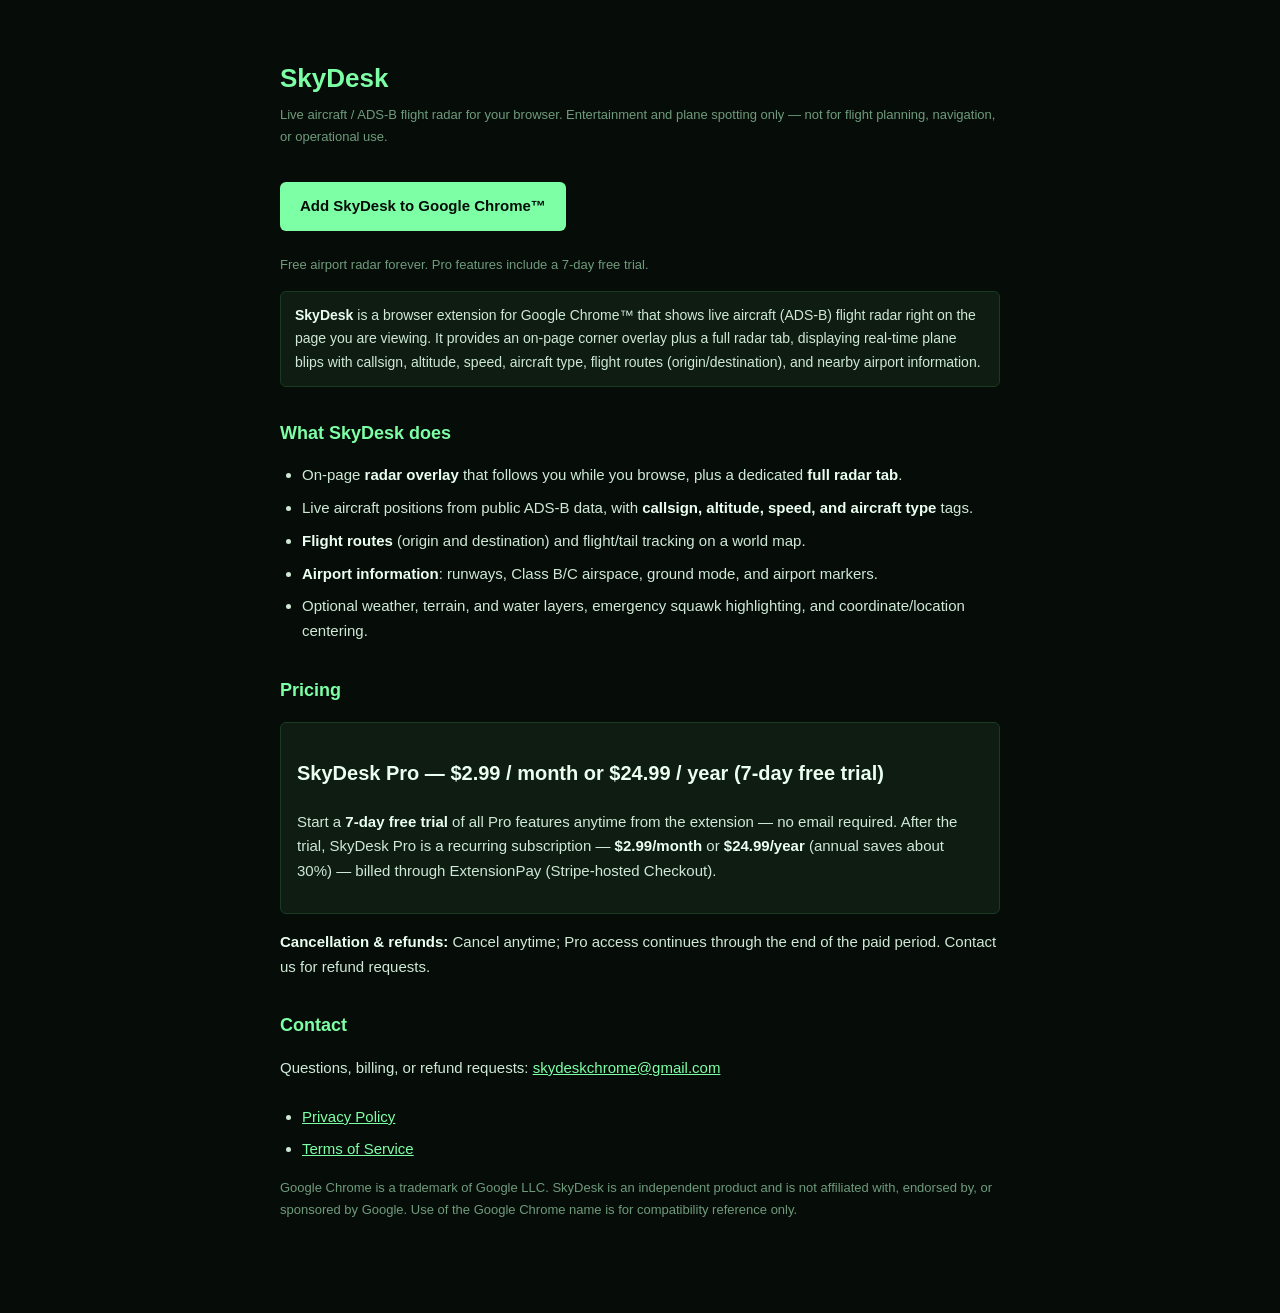
<file: index.html>
<!DOCTYPE html>
<html lang="en">
<head>
  <meta charset="UTF-8" />
  <meta name="viewport" content="width=device-width, initial-scale=1" />
  <title>SkyDesk — Live Flight Radar Browser Extension</title>
  <style>
    :root { color-scheme: dark; }
    body {
      margin: 0;
      padding: 40px 20px 80px;
      background: #060d08;
      color: #cfe9d6;
      font: 15px/1.65 -apple-system, "Segoe UI", Roboto, sans-serif;
    }
    main { max-width: 720px; margin: 0 auto; }
    h1 { color: #7dffa6; font-size: 26px; margin-bottom: 4px; }
    h2 { color: #7dffa6; font-size: 18px; margin-top: 32px; }
    .date { color: #6f9a7c; font-size: 13px; margin-top: 0; }
    a { color: #7dffa6; }
    strong { color: #eafff0; }
    ul { padding-left: 22px; }
    li { margin: 8px 0; }
    .notice { background: #0e1c12; border: 1px solid #1a3a24; padding: 12px 14px; border-radius: 6px; font-size: 14px; margin: 16px 0; }
    .price { background: #0e1c12; border: 1px solid #1a3a24; padding: 14px 16px; border-radius: 6px; margin: 16px 0; }
    .price .amount { color: #eafff0; font-size: 20px; font-weight: 600; }
    .links { margin-top: 24px; }
    .cta {
      display: inline-block;
      margin: 20px 0 8px;
      padding: 12px 20px;
      background: #7dffa6;
      color: #060d08;
      font-weight: 600;
      text-decoration: none;
      border-radius: 6px;
    }
    .cta:hover { background: #9cffb8; }
    .cta-sub { color: #6f9a7c; font-size: 13px; margin: 0; }
  </style>
  <!-- Google tag (gtag.js) — must be inline so Google Ads can verify collection -->
  <script async src="https://www.googletagmanager.com/gtag/js?id=G-9PNH7J36M4"></script>
  <script>
    window.dataLayer = window.dataLayer || [];
    function gtag() { dataLayer.push(arguments); }
    gtag("js", new Date());
    gtag("config", "G-9PNH7J36M4", { anonymize_ip: true });
  </script>
  <script src="analytics.js" defer></script>
</head>
<body>
  <main>
    <h1>SkyDesk</h1>
    <p class="date">Live aircraft / ADS-B flight radar for your browser. Entertainment and plane spotting only — not for flight planning, navigation, or operational use.</p>

    <p>
      <a
        class="cta"
        id="install-skydesk"
        href="https://chromewebstore.google.com/detail/skydesk/bebpoadgmffalooplgaloncgblhblbkc"
        rel="noopener"
      >Add SkyDesk to Google Chrome&trade;</a>
    </p>
    <p class="cta-sub">Free airport radar forever. Pro features include a 7-day free trial.</p>

    <p class="notice">
      <strong>SkyDesk</strong> is a browser extension for Google Chrome&trade; that shows live aircraft (ADS-B)
      flight radar right on the page you are viewing. It provides an on-page corner overlay plus a
      full radar tab, displaying real-time plane blips with callsign, altitude, speed, aircraft type,
      flight routes (origin/destination), and nearby airport information.
    </p>

    <h2>What SkyDesk does</h2>
    <ul>
      <li>On-page <strong>radar overlay</strong> that follows you while you browse, plus a dedicated <strong>full radar tab</strong>.</li>
      <li>Live aircraft positions from public ADS-B data, with <strong>callsign, altitude, speed, and aircraft type</strong> tags.</li>
      <li><strong>Flight routes</strong> (origin and destination) and flight/tail tracking on a world map.</li>
      <li><strong>Airport information</strong>: runways, Class B/C airspace, ground mode, and airport markers.</li>
      <li>Optional weather, terrain, and water layers, emergency squawk highlighting, and coordinate/location centering.</li>
    </ul>

    <h2>Pricing</h2>
    <div class="price">
      <p class="amount">SkyDesk Pro — $2.99 / month or $24.99 / year (7-day free trial)</p>
      <p>
        Start a <strong>7-day free trial</strong> of all Pro features anytime from the extension — no email required. After the
        trial, SkyDesk Pro is a recurring subscription — <strong>$2.99/month</strong> or
        <strong>$24.99/year</strong> (annual saves about 30%) — billed through ExtensionPay
        (Stripe-hosted Checkout).
      </p>
    </div>
    <p>
      <strong>Cancellation &amp; refunds:</strong> Cancel anytime; Pro access continues through the end
      of the paid period. Contact us for refund requests.
    </p>

    <h2>Contact</h2>
    <p>
      Questions, billing, or refund requests:
      <a href="mailto:skydeskchrome@gmail.com">skydeskchrome@gmail.com</a>
    </p>

    <div class="links">
      <ul>
        <li><a href="privacy/">Privacy Policy</a></li>
        <li><a href="terms/">Terms of Service</a></li>
      </ul>
    </div>

    <p class="date">
      Google Chrome is a trademark of Google LLC. SkyDesk is an independent product and is not
      affiliated with, endorsed by, or sponsored by Google. Use of the Google Chrome name is for
      compatibility reference only.
    </p>
  </main>
</body>
</html>
</file>
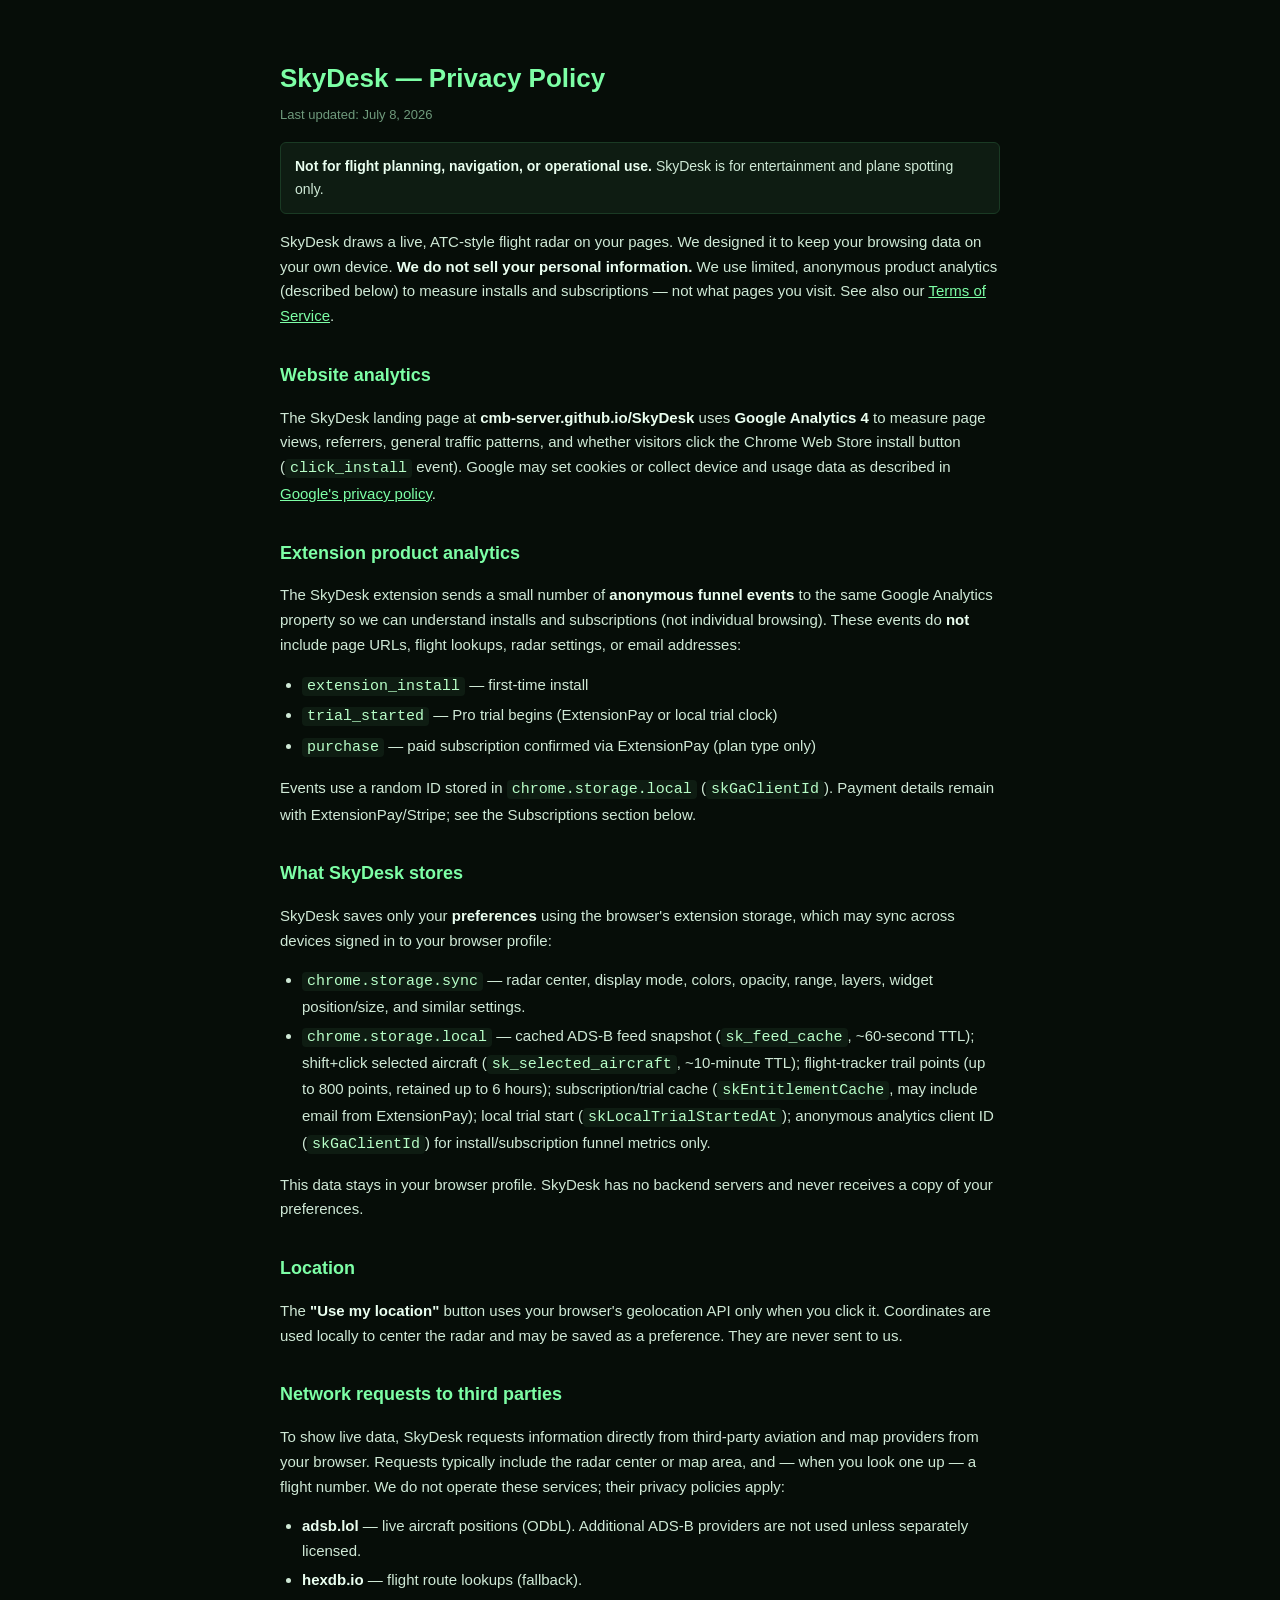
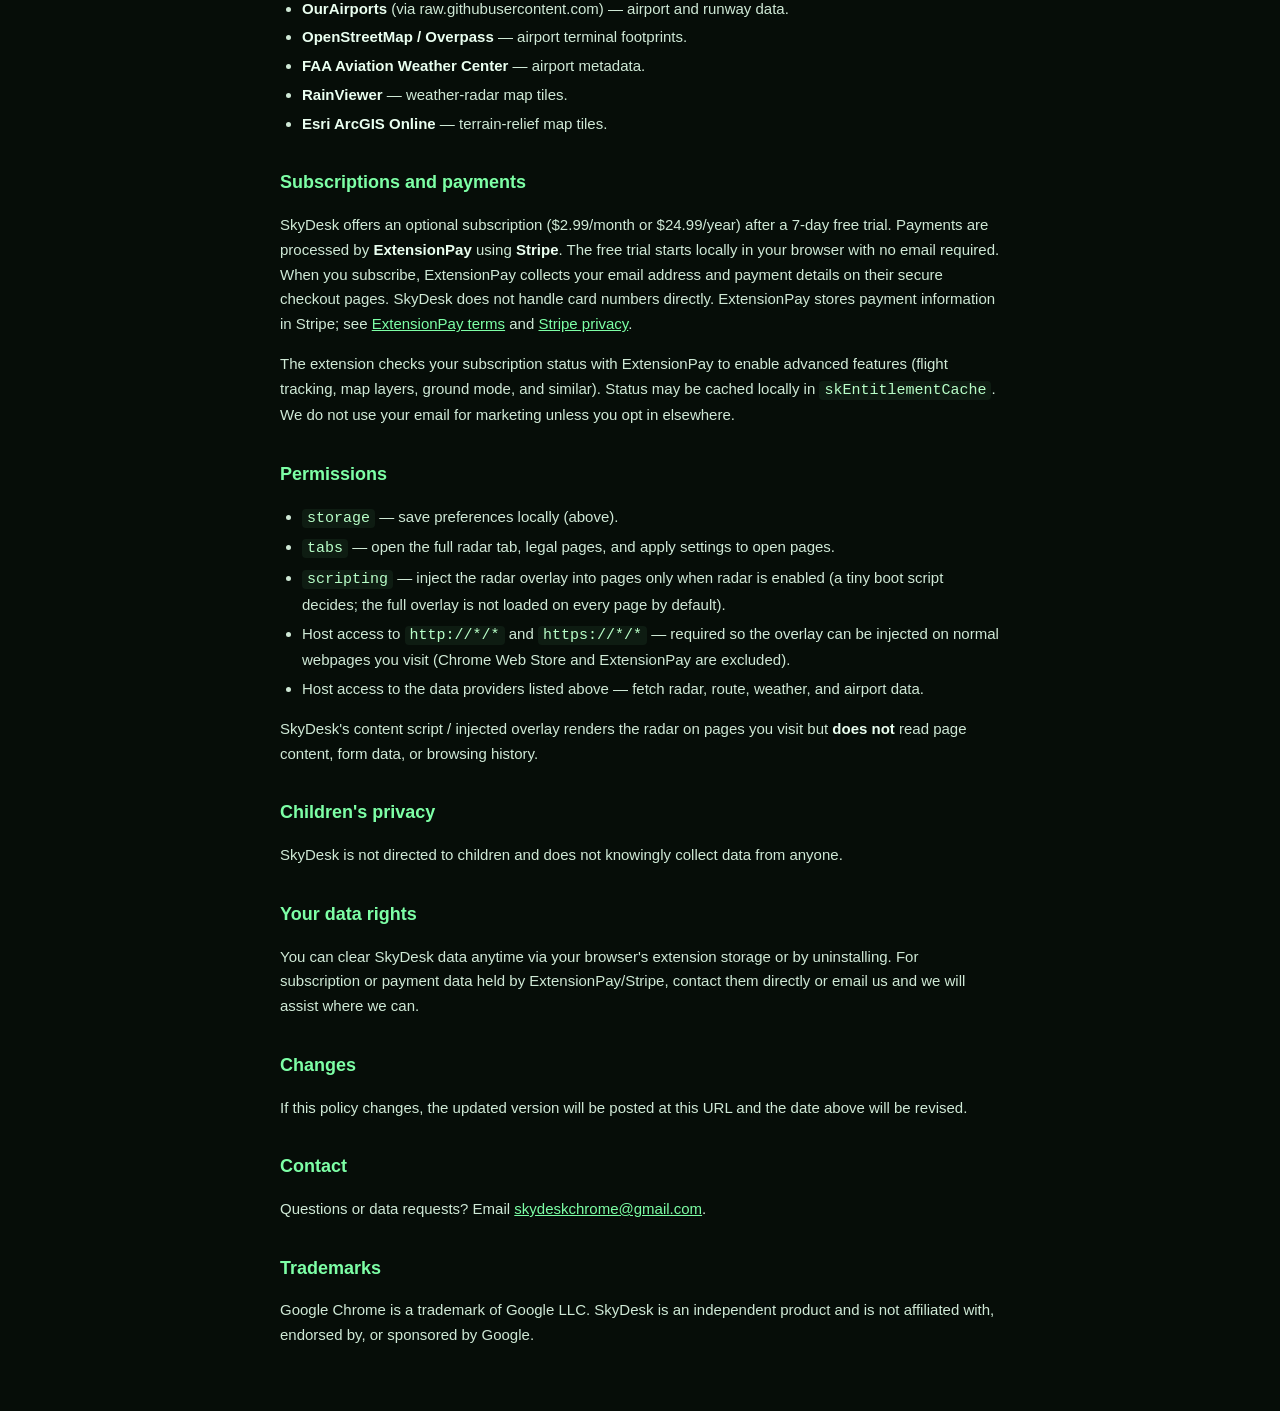
<file: privacy/index.html>
<!DOCTYPE html>
<html lang="en">
<head>
  <meta charset="UTF-8" />
  <meta name="viewport" content="width=device-width, initial-scale=1" />
  <title>SkyDesk — Privacy Policy</title>
  <style>
    :root { color-scheme: dark; }
    body {
      margin: 0;
      padding: 40px 20px 80px;
      background: #060d08;
      color: #cfe9d6;
      font: 15px/1.65 -apple-system, "Segoe UI", Roboto, sans-serif;
    }
    main { max-width: 720px; margin: 0 auto; }
    h1 { color: #7dffa6; font-size: 26px; margin-bottom: 4px; }
    h2 { color: #7dffa6; font-size: 18px; margin-top: 32px; }
    .date { color: #6f9a7c; font-size: 13px; margin-top: 0; }
    a { color: #7dffa6; }
    code { background: #0e1c12; padding: 1px 5px; border-radius: 4px; color: #b8ffc8; }
    strong { color: #eafff0; }
    ul { padding-left: 22px; }
    li { margin: 4px 0; }
    .notice { background: #0e1c12; border: 1px solid #1a3a24; padding: 12px 14px; border-radius: 6px; font-size: 14px; margin: 16px 0; }
  </style>
  <script src="../analytics.js" defer></script>
</head>
<body>
  <main>
    <h1>SkyDesk — Privacy Policy</h1>
    <p class="date">Last updated: July 8, 2026</p>

    <p class="notice">
      <strong>Not for flight planning, navigation, or operational use.</strong> SkyDesk is for
      entertainment and plane spotting only.
    </p>

    <p>
      SkyDesk draws a live, ATC-style flight radar on your pages. We designed it
      to keep your browsing data on your own device. <strong>We do not sell your personal
      information.</strong> We use limited, anonymous product analytics (described below)
      to measure installs and subscriptions — not what pages you visit.
      See also our <a href="../terms/">Terms of Service</a>.
    </p>

    <h2>Website analytics</h2>
    <p>
      The SkyDesk landing page at <strong>cmb-server.github.io/SkyDesk</strong> uses
      <strong>Google Analytics 4</strong> to measure page views, referrers, general traffic
      patterns, and whether visitors click the Chrome Web Store install button
      (<code>click_install</code> event). Google may set cookies or collect device and usage data
      as described in
      <a href="https://policies.google.com/privacy">Google&apos;s privacy policy</a>.
    </p>

    <h2>Extension product analytics</h2>
    <p>
      The SkyDesk extension sends a small number of <strong>anonymous funnel events</strong> to the
      same Google Analytics property so we can understand installs and subscriptions (not individual
      browsing). These events do <strong>not</strong> include page URLs, flight lookups, radar
      settings, or email addresses:
    </p>
    <ul>
      <li><code>extension_install</code> — first-time install</li>
      <li><code>trial_started</code> — Pro trial begins (ExtensionPay or local trial clock)</li>
      <li><code>purchase</code> — paid subscription confirmed via ExtensionPay (plan type only)</li>
    </ul>
    <p>
      Events use a random ID stored in <code>chrome.storage.local</code> (<code>skGaClientId</code>).
      Payment details remain with ExtensionPay/Stripe; see the Subscriptions section below.
    </p>

    <h2>What SkyDesk stores</h2>
    <p>
      SkyDesk saves only your <strong>preferences</strong> using the browser's
      extension storage, which may sync across devices signed in to your browser profile:
    </p>
    <ul>
      <li><code>chrome.storage.sync</code> — radar center, display mode, colors,
        opacity, range, layers, widget position/size, and similar settings.</li>
      <li><code>chrome.storage.local</code> — cached ADS-B feed snapshot
        (<code>sk_feed_cache</code>, ~60-second TTL); shift+click selected aircraft
        (<code>sk_selected_aircraft</code>, ~10-minute TTL); flight-tracker trail
        points (up to 800 points, retained up to 6 hours); subscription/trial cache
        (<code>skEntitlementCache</code>, may include email from ExtensionPay); local
        trial start (<code>skLocalTrialStartedAt</code>); anonymous analytics client ID
        (<code>skGaClientId</code>) for install/subscription funnel metrics only.</li>
    </ul>
    <p>
      This data stays in your browser profile. SkyDesk has no backend servers and
      never receives a copy of your preferences.
    </p>

    <h2>Location</h2>
    <p>
      The <strong>"Use my location"</strong> button uses your browser's geolocation
      API only when you click it. Coordinates are used locally to center the radar
      and may be saved as a preference. They are never sent to us.
    </p>

    <h2>Network requests to third parties</h2>
    <p>
      To show live data, SkyDesk requests information directly from third-party
      aviation and map providers from your browser. Requests typically include the
      radar center or map area, and — when you look one up — a flight number. We do
      not operate these services; their privacy policies apply:
    </p>
    <ul>
      <li><strong>adsb.lol</strong> — live aircraft positions (ODbL). Additional ADS-B providers are not used unless separately licensed.</li>
      <li><strong>hexdb.io</strong> — flight route lookups (fallback).</li>
      <li><strong>OurAirports</strong> (via raw.githubusercontent.com) — airport and runway data.</li>
      <li><strong>OpenStreetMap / Overpass</strong> — airport terminal footprints.</li>
      <li><strong>FAA Aviation Weather Center</strong> — airport metadata.</li>
      <li><strong>RainViewer</strong> — weather-radar map tiles.</li>
      <li><strong>Esri ArcGIS Online</strong> — terrain-relief map tiles.</li>
    </ul>

    <h2>Subscriptions and payments</h2>
    <p>
      SkyDesk offers an optional subscription ($2.99/month or $24.99/year) after a
      7-day free trial. Payments are processed by <strong>ExtensionPay</strong>
      using <strong>Stripe</strong>. The free trial starts locally in your browser with no email required. When you subscribe, ExtensionPay collects your email address and payment details on their secure checkout pages.
      SkyDesk does not handle card numbers directly. ExtensionPay stores payment
      information in Stripe; see
      <a href="https://extensionpay.com/terms">ExtensionPay terms</a> and
      <a href="https://stripe.com/privacy">Stripe privacy</a>.
    </p>
    <p>
      The extension checks your subscription status with ExtensionPay to enable
      advanced features (flight tracking, map layers, ground mode, and similar).
      Status may be cached locally in <code>skEntitlementCache</code>.
      We do not use your email for marketing unless you opt in elsewhere.
    </p>

    <h2>Permissions</h2>
    <ul>
      <li><code>storage</code> — save preferences locally (above).</li>
      <li><code>tabs</code> — open the full radar tab, legal pages, and apply settings to open pages.</li>
      <li><code>scripting</code> — inject the radar overlay into pages only when radar is enabled (a tiny boot script decides; the full overlay is not loaded on every page by default).</li>
      <li>Host access to <code>http://*/*</code> and <code>https://*/*</code> — required so the overlay can be injected on normal webpages you visit (Chrome Web Store and ExtensionPay are excluded).</li>
      <li>Host access to the data providers listed above — fetch radar, route, weather, and airport data.</li>
    </ul>
    <p>
      SkyDesk's content script / injected overlay renders the radar on pages you visit but
      <strong>does not</strong> read page content, form data, or browsing history.
    </p>

    <h2>Children's privacy</h2>
    <p>SkyDesk is not directed to children and does not knowingly collect data from anyone.</p>

    <h2>Your data rights</h2>
    <p>
      You can clear SkyDesk data anytime via your browser's extension storage or by uninstalling.
      For subscription or payment data held by ExtensionPay/Stripe, contact them directly
      or email us and we will assist where we can.
    </p>

    <h2>Changes</h2>
    <p>If this policy changes, the updated version will be posted at this URL and the date above will be revised.</p>

    <h2>Contact</h2>
    <p>Questions or data requests? Email <a href="mailto:skydeskchrome@gmail.com">skydeskchrome@gmail.com</a>.</p>

    <h2>Trademarks</h2>
    <p>
      Google Chrome is a trademark of Google LLC. SkyDesk is an independent product and is not
      affiliated with, endorsed by, or sponsored by Google.
    </p>
  </main>
</body>
</html>
</file>
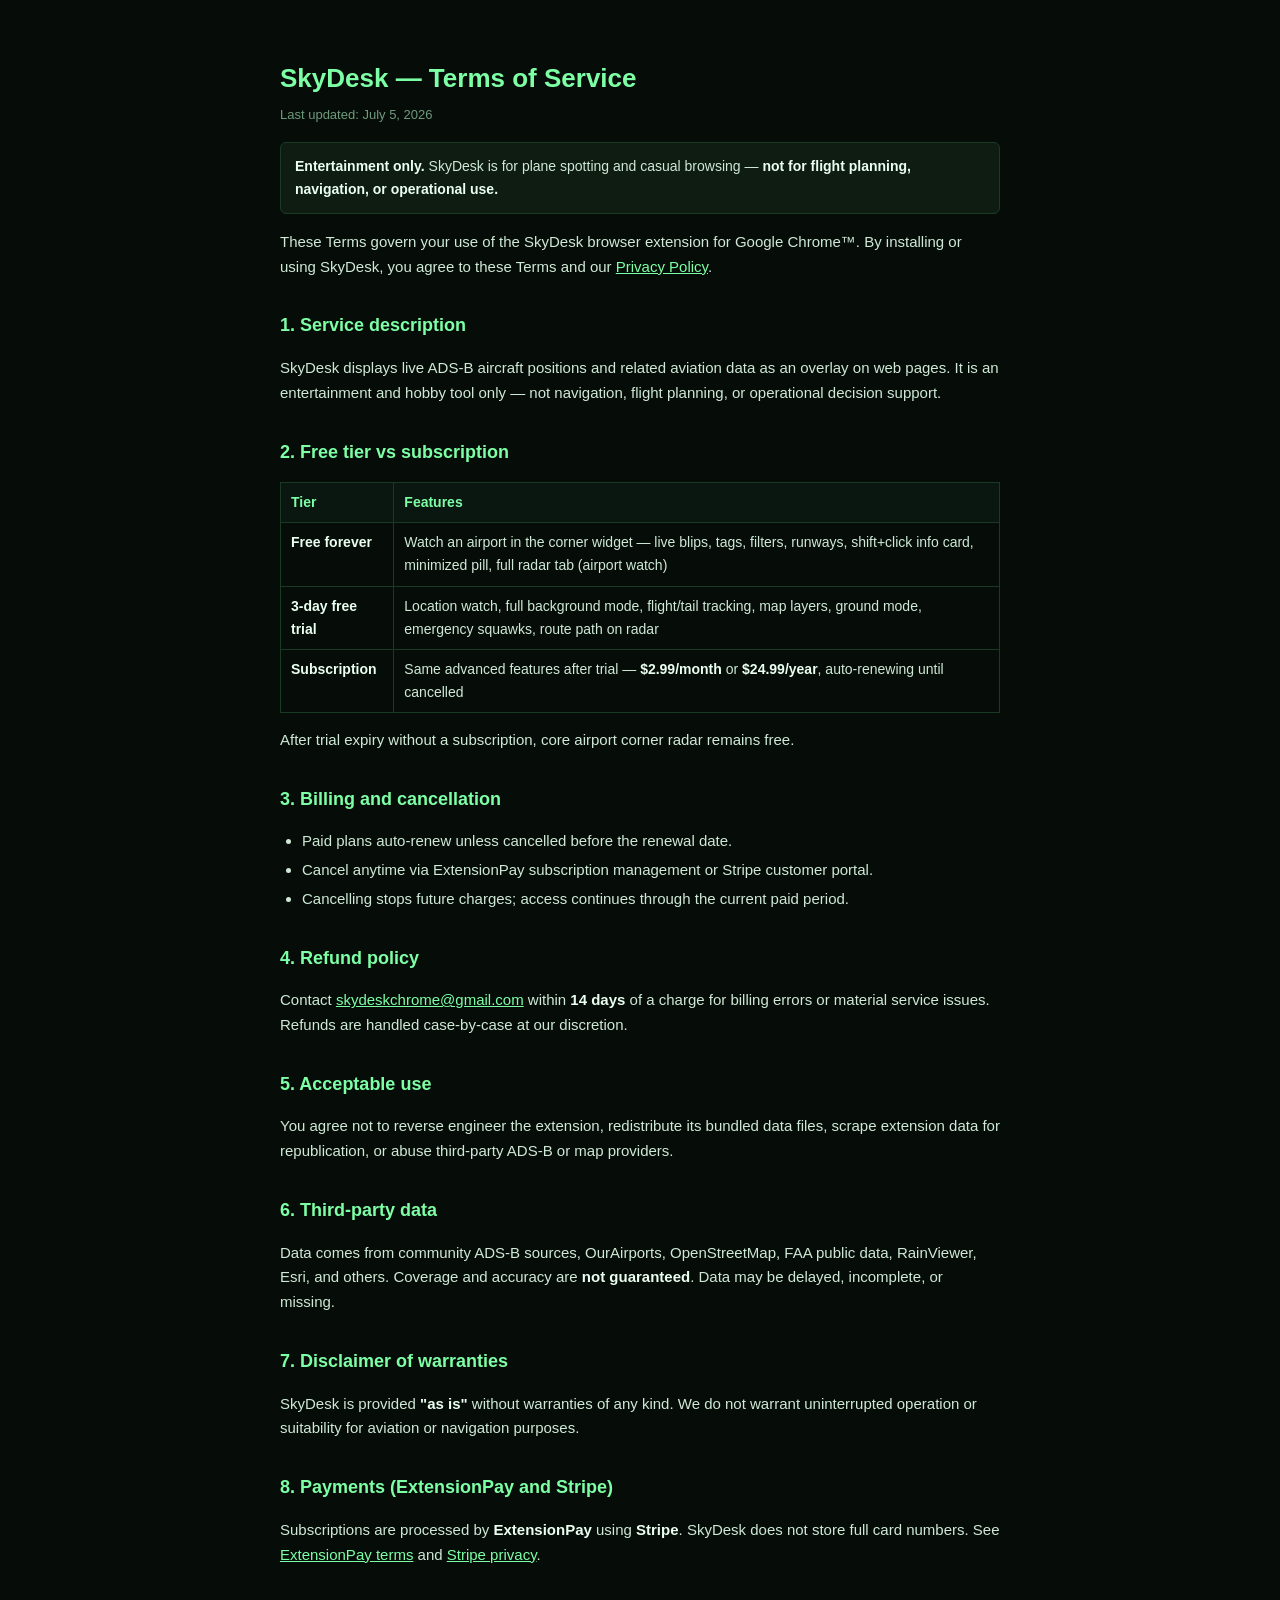
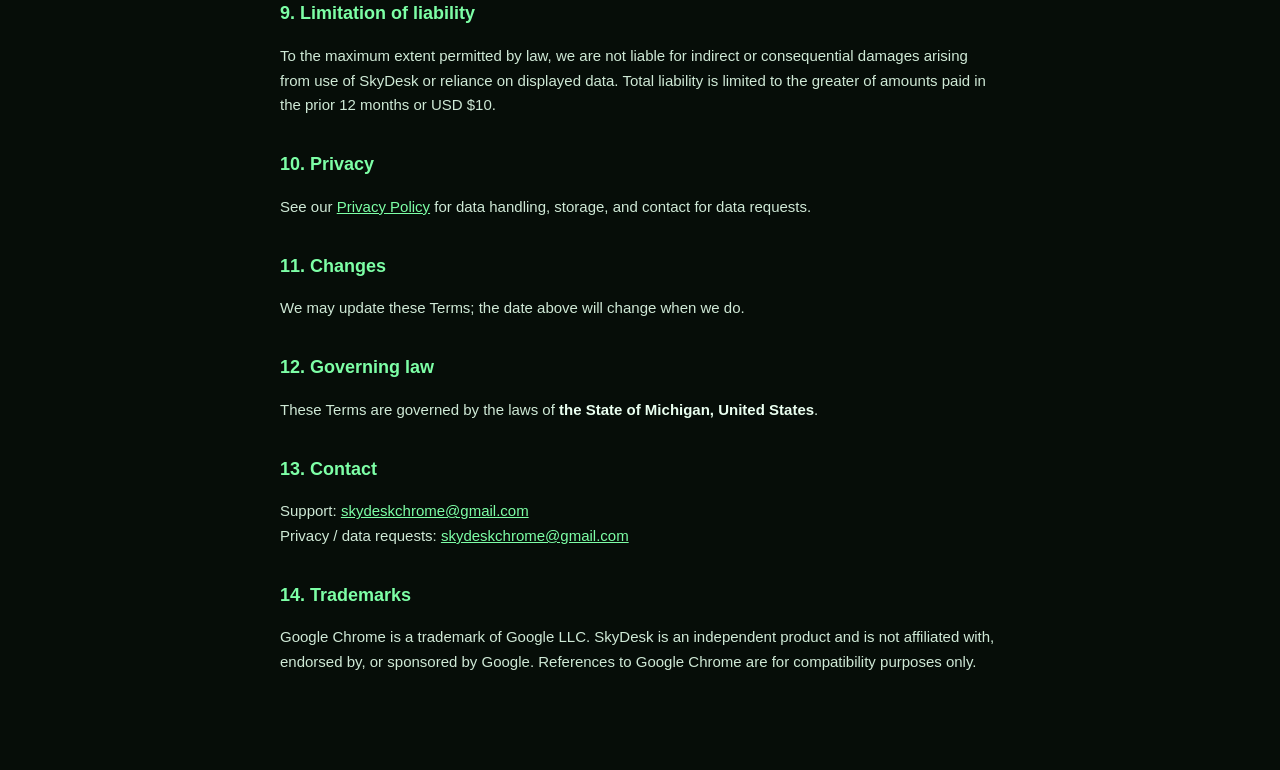
<file: terms/index.html>
<!DOCTYPE html>
<html lang="en">
<head>
  <meta charset="UTF-8" />
  <meta name="viewport" content="width=device-width, initial-scale=1" />
  <title>SkyDesk — Terms of Service</title>
  <style>
    :root { color-scheme: dark; }
    body {
      margin: 0;
      padding: 40px 20px 80px;
      background: #060d08;
      color: #cfe9d6;
      font: 15px/1.65 -apple-system, "Segoe UI", Roboto, sans-serif;
    }
    main { max-width: 720px; margin: 0 auto; }
    h1 { color: #7dffa6; font-size: 26px; margin-bottom: 4px; }
    h2 { color: #7dffa6; font-size: 18px; margin-top: 32px; }
    .date { color: #6f9a7c; font-size: 13px; margin-top: 0; }
    a { color: #7dffa6; }
    code { background: #0e1c12; padding: 1px 5px; border-radius: 4px; color: #b8ffc8; }
    strong { color: #eafff0; }
    ul { padding-left: 22px; }
    li { margin: 4px 0; }
    table { width: 100%; border-collapse: collapse; margin: 12px 0; font-size: 14px; }
    th, td { border: 1px solid #1a3a24; padding: 8px 10px; text-align: left; vertical-align: top; }
    th { color: #7dffa6; background: #0a1610; }
    .notice { background: #0e1c12; border: 1px solid #1a3a24; padding: 12px 14px; border-radius: 6px; font-size: 14px; margin: 16px 0; }
  </style>
  <script src="../analytics.js" defer></script>
</head>
<body>
  <main>
    <h1>SkyDesk — Terms of Service</h1>
    <p class="date">Last updated: July 5, 2026</p>

    <p class="notice">
      <strong>Entertainment only.</strong> SkyDesk is for plane spotting and casual browsing —
      <strong>not for flight planning, navigation, or operational use.</strong>
    </p>

    <p>
      These Terms govern your use of the SkyDesk browser extension for Google Chrome&trade;. By
      installing or using SkyDesk, you agree to these Terms and our
      <a href="../privacy/">Privacy Policy</a>.
    </p>

    <h2>1. Service description</h2>
    <p>
      SkyDesk displays live ADS-B aircraft positions and related aviation data as an overlay on
      web pages. It is an entertainment and hobby tool only — not navigation, flight planning, or
      operational decision support.
    </p>

    <h2>2. Free tier vs subscription</h2>
    <table>
      <thead><tr><th>Tier</th><th>Features</th></tr></thead>
      <tbody>
        <tr>
          <td><strong>Free forever</strong></td>
          <td>Watch an airport in the corner widget — live blips, tags, filters, runways, shift+click info card, minimized pill, full radar tab (airport watch)</td>
        </tr>
        <tr>
          <td><strong>3-day free trial</strong></td>
          <td>Location watch, full background mode, flight/tail tracking, map layers, ground mode, emergency squawks, route path on radar</td>
        </tr>
        <tr>
          <td><strong>Subscription</strong></td>
          <td>Same advanced features after trial — <strong>$2.99/month</strong> or <strong>$24.99/year</strong>, auto-renewing until cancelled</td>
        </tr>
      </tbody>
    </table>
    <p>After trial expiry without a subscription, core airport corner radar remains free.</p>

    <h2>3. Billing and cancellation</h2>
    <ul>
      <li>Paid plans auto-renew unless cancelled before the renewal date.</li>
      <li>Cancel anytime via ExtensionPay subscription management or Stripe customer portal.</li>
      <li>Cancelling stops future charges; access continues through the current paid period.</li>
    </ul>

    <h2>4. Refund policy</h2>
    <p>
      Contact <a href="mailto:skydeskchrome@gmail.com">skydeskchrome@gmail.com</a> within
      <strong>14 days</strong> of a charge for billing errors or material service issues.
      Refunds are handled case-by-case at our discretion.
    </p>

    <h2>5. Acceptable use</h2>
    <p>You agree not to reverse engineer the extension, redistribute its bundled data files, scrape extension data for republication, or abuse third-party ADS-B or map providers.</p>

    <h2>6. Third-party data</h2>
    <p>
      Data comes from community ADS-B sources, OurAirports, OpenStreetMap, FAA public data,
      RainViewer, Esri, and others. Coverage and accuracy are <strong>not guaranteed</strong>.
      Data may be delayed, incomplete, or missing.
    </p>

    <h2>7. Disclaimer of warranties</h2>
    <p>
      SkyDesk is provided <strong>"as is"</strong> without warranties of any kind. We do not
      warrant uninterrupted operation or suitability for aviation or navigation purposes.
    </p>

    <h2>8. Payments (ExtensionPay and Stripe)</h2>
    <p>
      Subscriptions are processed by <strong>ExtensionPay</strong> using <strong>Stripe</strong>.
      SkyDesk does not store full card numbers. See
      <a href="https://extensionpay.com/terms">ExtensionPay terms</a> and
      <a href="https://stripe.com/privacy">Stripe privacy</a>.
    </p>

    <h2>9. Limitation of liability</h2>
    <p>
      To the maximum extent permitted by law, we are not liable for indirect or consequential
      damages arising from use of SkyDesk or reliance on displayed data. Total liability is
      limited to the greater of amounts paid in the prior 12 months or USD $10.
    </p>

    <h2>10. Privacy</h2>
    <p>See our <a href="../privacy/">Privacy Policy</a> for data handling, storage, and contact for data requests.</p>

    <h2>11. Changes</h2>
    <p>We may update these Terms; the date above will change when we do.</p>

    <h2>12. Governing law</h2>
    <p>These Terms are governed by the laws of <strong>the State of Michigan, United States</strong>.</p>

    <h2>13. Contact</h2>
    <p>
      Support: <a href="mailto:skydeskchrome@gmail.com">skydeskchrome@gmail.com</a><br />
      Privacy / data requests: <a href="mailto:skydeskchrome@gmail.com">skydeskchrome@gmail.com</a>
    </p>

    <h2>14. Trademarks</h2>
    <p>
      Google Chrome is a trademark of Google LLC. SkyDesk is an independent product and is not
      affiliated with, endorsed by, or sponsored by Google. References to Google Chrome are for
      compatibility purposes only.
    </p>
  </main>
</body>
</html>
</file>
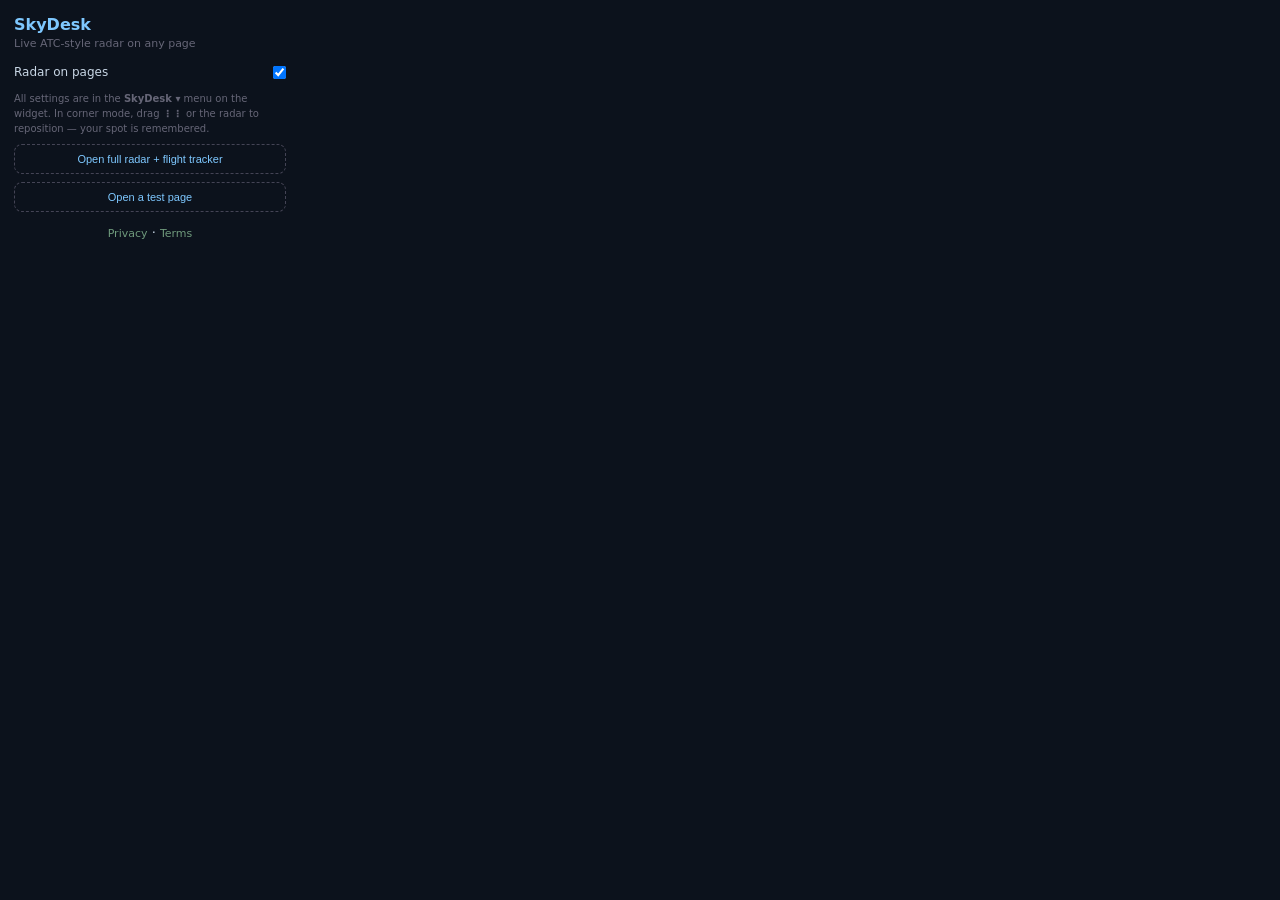
<file: extension/src/popup/popup.html>
<!DOCTYPE html>
<html lang="en">
<head>
  <meta charset="UTF-8" />
  <title>SkyDesk</title>
  <link rel="stylesheet" href="popup.css" />
</head>
<body>
  <header>
    <h1>SkyDesk</h1>
    <p class="sub">Live ATC-style radar on any page</p>
  </header>

  <div id="welcomeBox" class="welcome-box hidden">
    <p><strong>First time?</strong> Open any normal website (not Chrome&apos;s New Tab) and SkyDesk will walk you through setup — including a <strong>7-day free trial</strong> (email only, no card) for full-background radar.</p>
  </div>

  <p id="tabWarn" class="warn" hidden></p>

  <label class="row">
    <span>Radar on pages</span>
    <input type="checkbox" id="overlay" checked />
  </label>

  <p class="hint">All settings are in the <strong>SkyDesk ▾</strong> menu on the widget. In corner mode, drag <strong>⋮⋮</strong> or the radar to reposition — your spot is remembered.</p>

  <button id="openWindow" class="ghost">Open full radar + flight tracker</button>
  <button id="testPage" class="ghost">Open a test page</button>

  <p class="legal"><a id="privacyLink" href="#">Privacy</a> · <a id="termsLink" href="#">Terms</a></p>

  <script src="popup.js"></script>
</body>
</html>
</file>
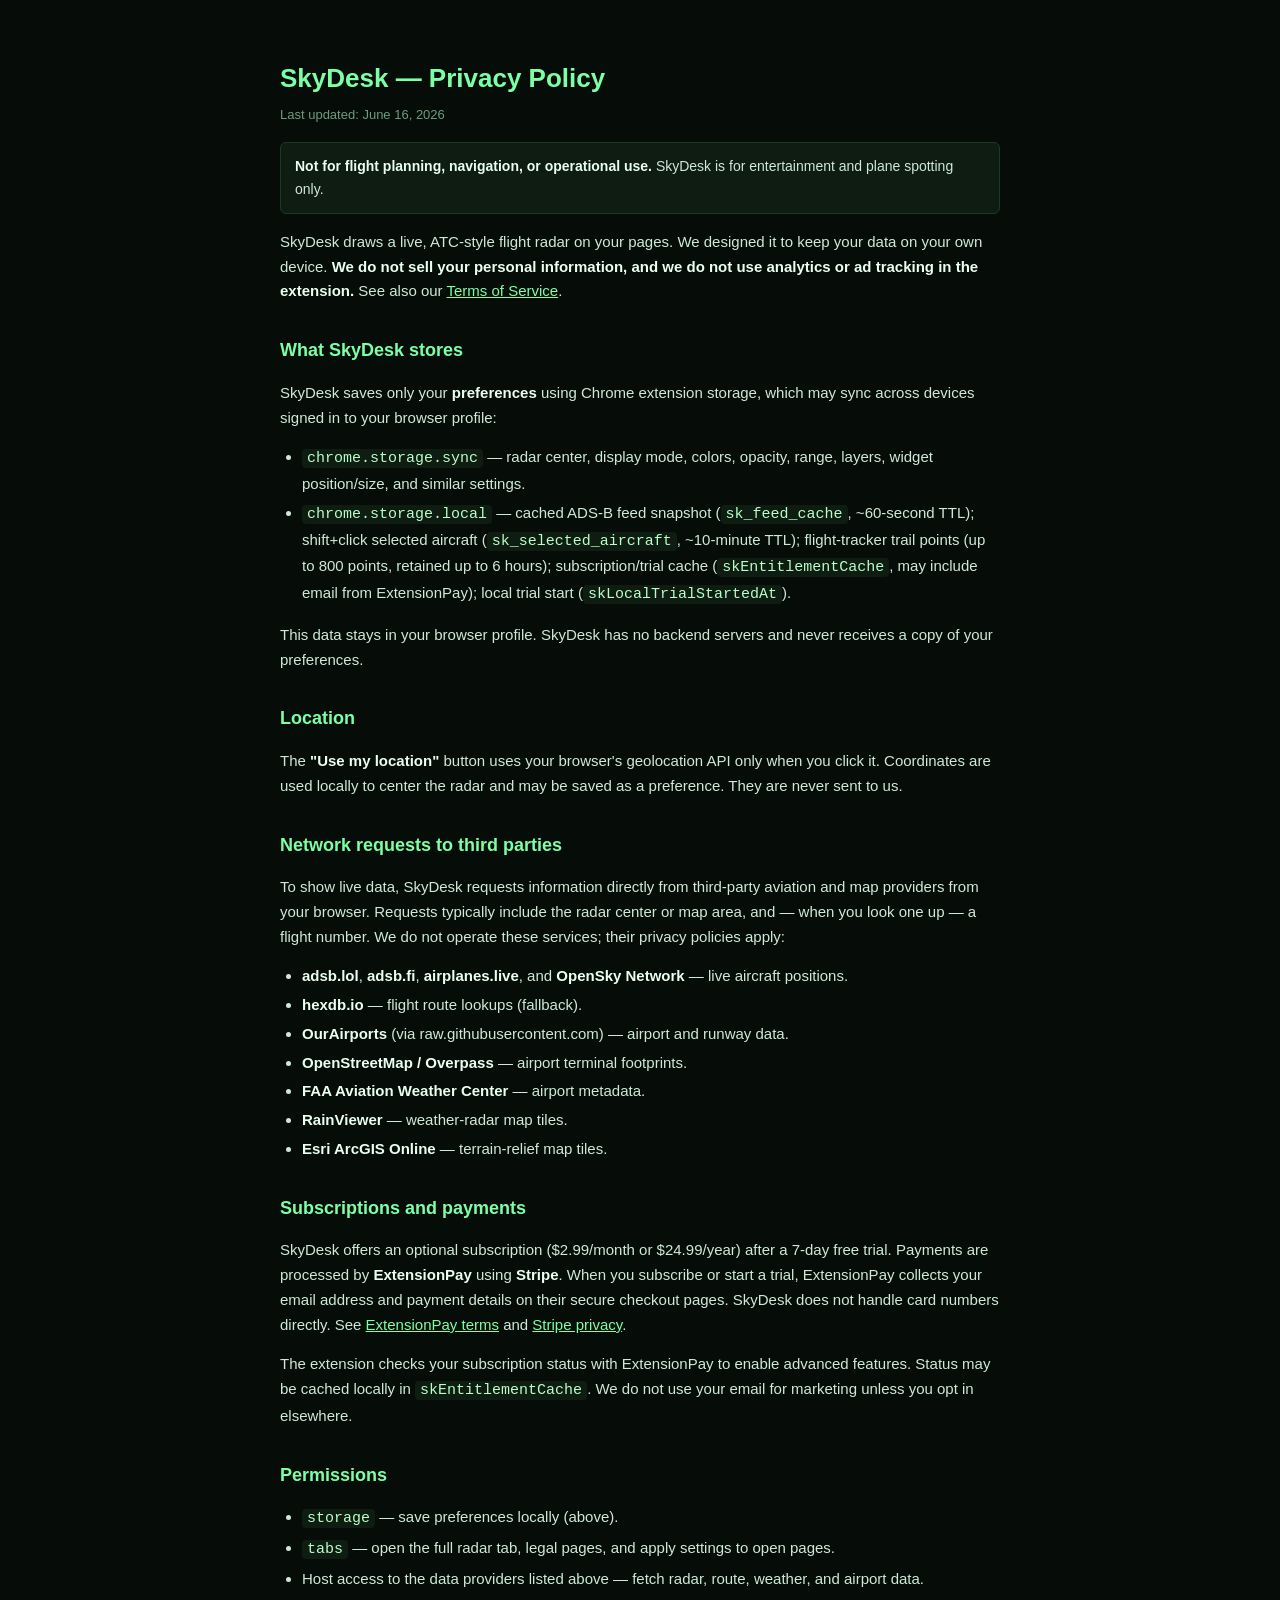
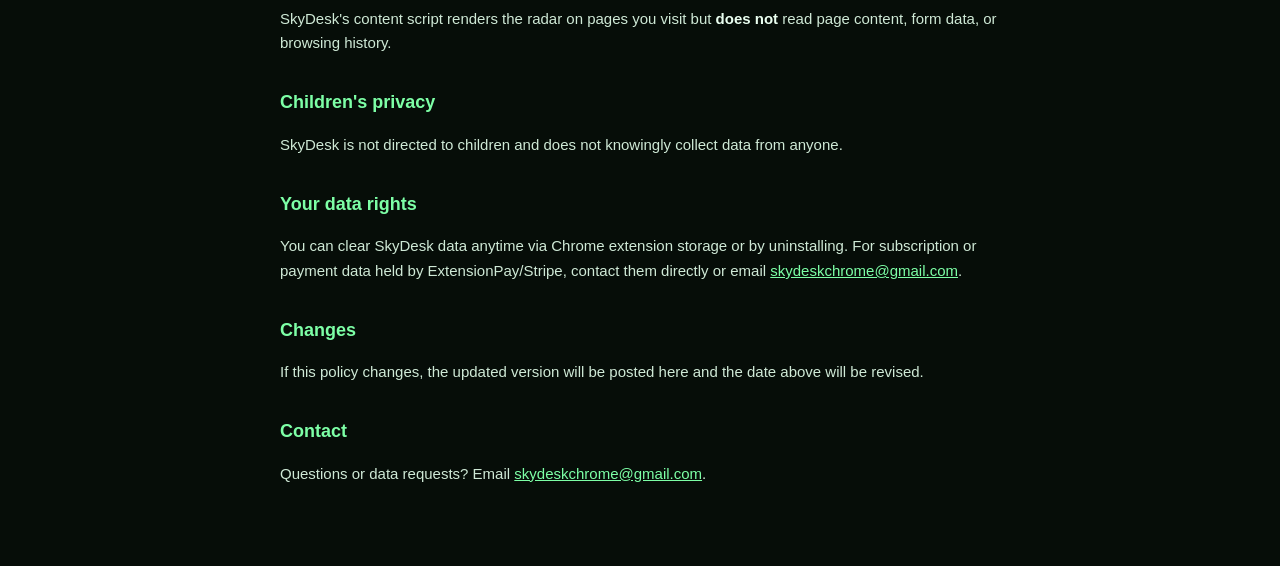
<file: extension/src/privacy/privacy.html>
<!DOCTYPE html>
<html lang="en">
<head>
  <meta charset="UTF-8" />
  <meta name="viewport" content="width=device-width, initial-scale=1" />
  <title>SkyDesk — Privacy Policy</title>
  <style>
    :root { color-scheme: dark; }
    body {
      margin: 0;
      padding: 40px 20px 80px;
      background: #060d08;
      color: #cfe9d6;
      font: 15px/1.65 -apple-system, "Segoe UI", Roboto, sans-serif;
    }
    main { max-width: 720px; margin: 0 auto; }
    h1 { color: #7dffa6; font-size: 26px; margin-bottom: 4px; }
    h2 { color: #7dffa6; font-size: 18px; margin-top: 32px; }
    .date { color: #6f9a7c; font-size: 13px; margin-top: 0; }
    a { color: #7dffa6; }
    code { background: #0e1c12; padding: 1px 5px; border-radius: 4px; color: #b8ffc8; }
    strong { color: #eafff0; }
    ul { padding-left: 22px; }
    li { margin: 4px 0; }
    .notice { background: #0e1c12; border: 1px solid #1a3a24; padding: 12px 14px; border-radius: 6px; font-size: 14px; margin: 16px 0; }
  </style>
</head>
<body>
  <main>
    <h1>SkyDesk — Privacy Policy</h1>
    <p class="date">Last updated: June 16, 2026</p>

    <p class="notice">
      <strong>Not for flight planning, navigation, or operational use.</strong> SkyDesk is for
      entertainment and plane spotting only.
    </p>

    <p>
      SkyDesk draws a live, ATC-style flight radar on your pages. We designed it
      to keep your data on your own device. <strong>We do not sell your personal
      information, and we do not use analytics or ad tracking in the extension.</strong>
      See also our <a href="terms.html">Terms of Service</a>.
    </p>

    <h2>What SkyDesk stores</h2>
    <p>
      SkyDesk saves only your <strong>preferences</strong> using Chrome extension
      storage, which may sync across devices signed in to your browser profile:
    </p>
    <ul>
      <li><code>chrome.storage.sync</code> — radar center, display mode, colors,
        opacity, range, layers, widget position/size, and similar settings.</li>
      <li><code>chrome.storage.local</code> — cached ADS-B feed snapshot
        (<code>sk_feed_cache</code>, ~60-second TTL); shift+click selected aircraft
        (<code>sk_selected_aircraft</code>, ~10-minute TTL); flight-tracker trail
        points (up to 800 points, retained up to 6 hours); subscription/trial cache
        (<code>skEntitlementCache</code>, may include email from ExtensionPay); local
        trial start (<code>skLocalTrialStartedAt</code>).</li>
    </ul>
    <p>
      This data stays in your browser profile. SkyDesk has no backend servers and
      never receives a copy of your preferences.
    </p>

    <h2>Location</h2>
    <p>
      The <strong>"Use my location"</strong> button uses your browser's geolocation
      API only when you click it. Coordinates are used locally to center the radar
      and may be saved as a preference. They are never sent to us.
    </p>

    <h2>Network requests to third parties</h2>
    <p>
      To show live data, SkyDesk requests information directly from third-party
      aviation and map providers from your browser. Requests typically include the
      radar center or map area, and — when you look one up — a flight number. We do
      not operate these services; their privacy policies apply:
    </p>
    <ul>
      <li><strong>adsb.lol</strong>, <strong>adsb.fi</strong>, <strong>airplanes.live</strong>, and <strong>OpenSky Network</strong> — live aircraft positions.</li>
      <li><strong>hexdb.io</strong> — flight route lookups (fallback).</li>
      <li><strong>OurAirports</strong> (via raw.githubusercontent.com) — airport and runway data.</li>
      <li><strong>OpenStreetMap / Overpass</strong> — airport terminal footprints.</li>
      <li><strong>FAA Aviation Weather Center</strong> — airport metadata.</li>
      <li><strong>RainViewer</strong> — weather-radar map tiles.</li>
      <li><strong>Esri ArcGIS Online</strong> — terrain-relief map tiles.</li>
    </ul>

    <h2>Subscriptions and payments</h2>
    <p>
      SkyDesk offers an optional subscription ($2.99/month or $24.99/year) after a
      7-day free trial. Payments are processed by <strong>ExtensionPay</strong>
      using <strong>Stripe</strong>. When you subscribe or start a trial, ExtensionPay
      collects your email address and payment details on their secure checkout pages.
      SkyDesk does not handle card numbers directly. See
      <a href="https://extensionpay.com/terms">ExtensionPay terms</a> and
      <a href="https://stripe.com/privacy">Stripe privacy</a>.
    </p>
    <p>
      The extension checks your subscription status with ExtensionPay to enable
      advanced features. Status may be cached locally in <code>skEntitlementCache</code>.
      We do not use your email for marketing unless you opt in elsewhere.
    </p>

    <h2>Permissions</h2>
    <ul>
      <li><code>storage</code> — save preferences locally (above).</li>
      <li><code>tabs</code> — open the full radar tab, legal pages, and apply settings to open pages.</li>
      <li>Host access to the data providers listed above — fetch radar, route, weather, and airport data.</li>
    </ul>
    <p>
      SkyDesk's content script renders the radar on pages you visit but
      <strong>does not</strong> read page content, form data, or browsing history.
    </p>

    <h2>Children's privacy</h2>
    <p>SkyDesk is not directed to children and does not knowingly collect data from anyone.</p>

    <h2>Your data rights</h2>
    <p>
      You can clear SkyDesk data anytime via Chrome extension storage or by uninstalling.
      For subscription or payment data held by ExtensionPay/Stripe, contact them directly
      or email <a href="mailto:skydeskchrome@gmail.com">skydeskchrome@gmail.com</a>.
    </p>

    <h2>Changes</h2>
    <p>If this policy changes, the updated version will be posted here and the date above will be revised.</p>

    <h2>Contact</h2>
    <p>Questions or data requests? Email <a href="mailto:skydeskchrome@gmail.com">skydeskchrome@gmail.com</a>.</p>
  </main>
</body>
</html>
</file>
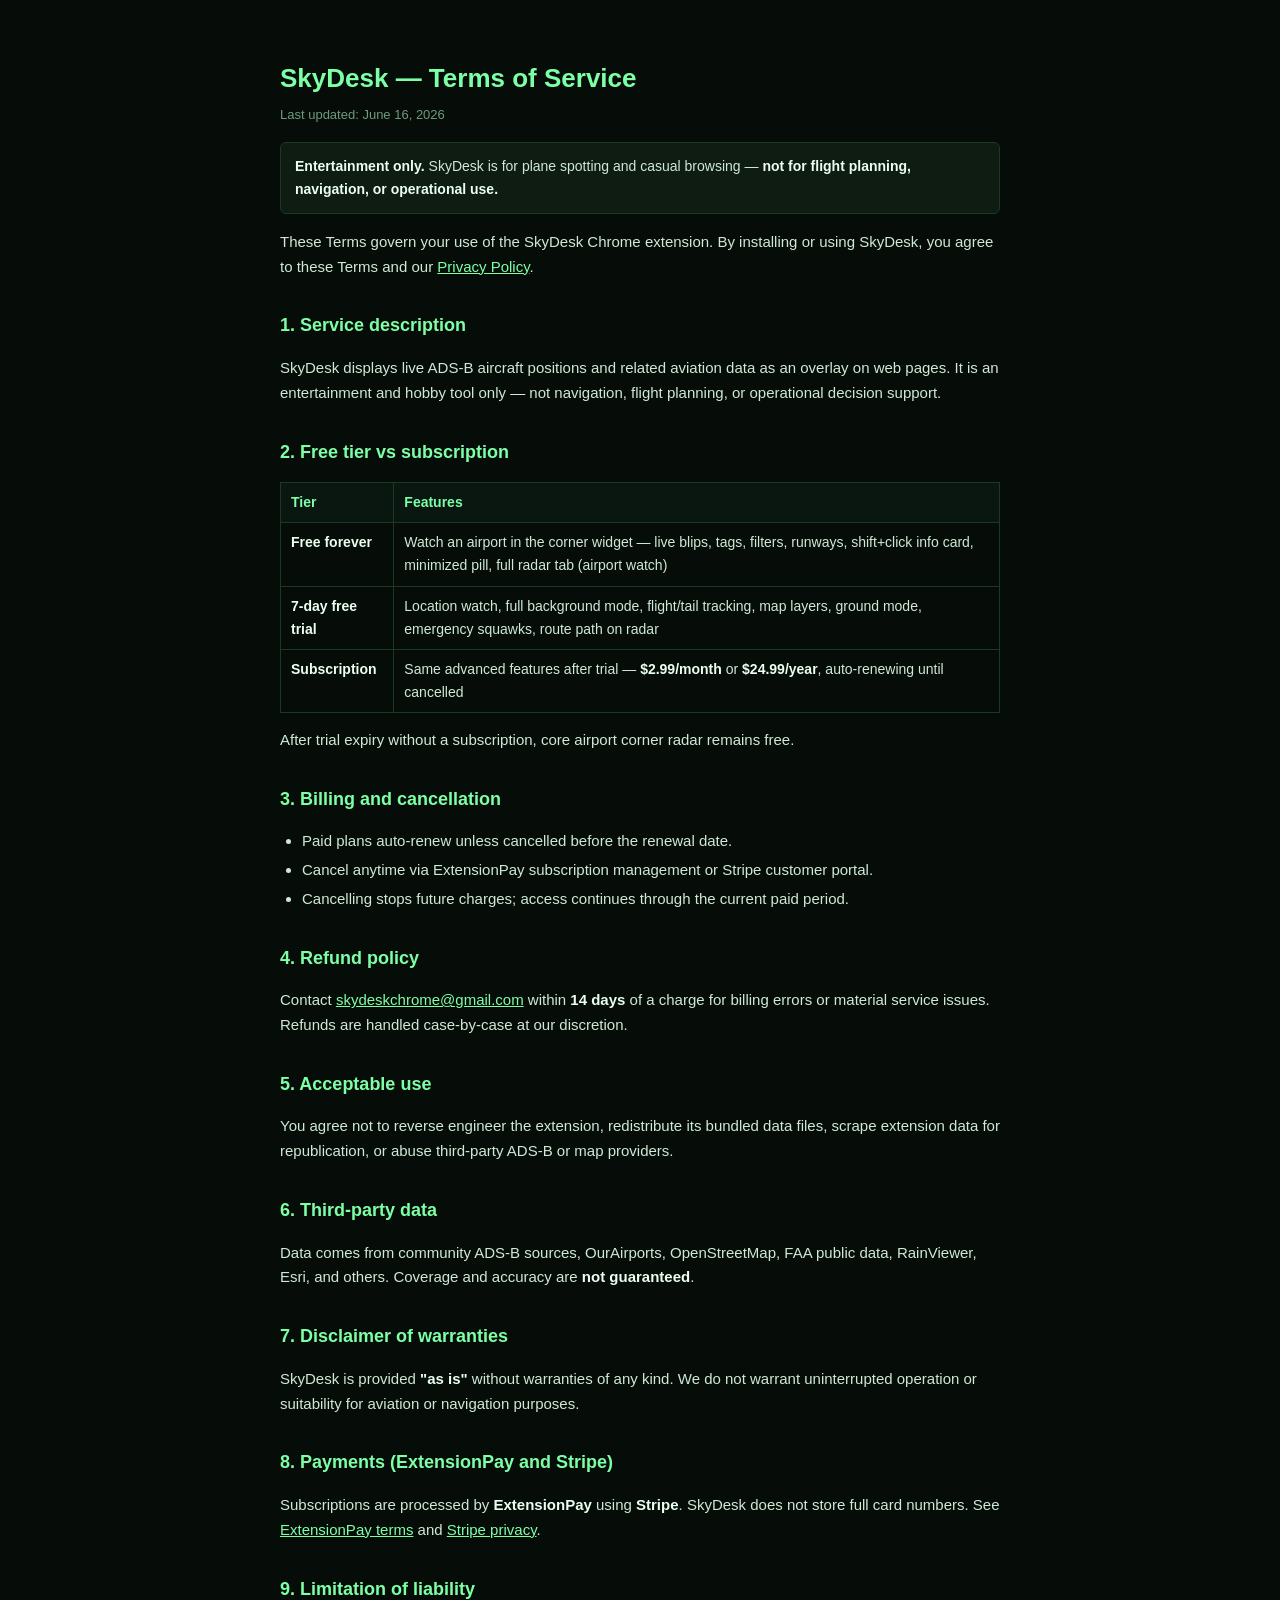
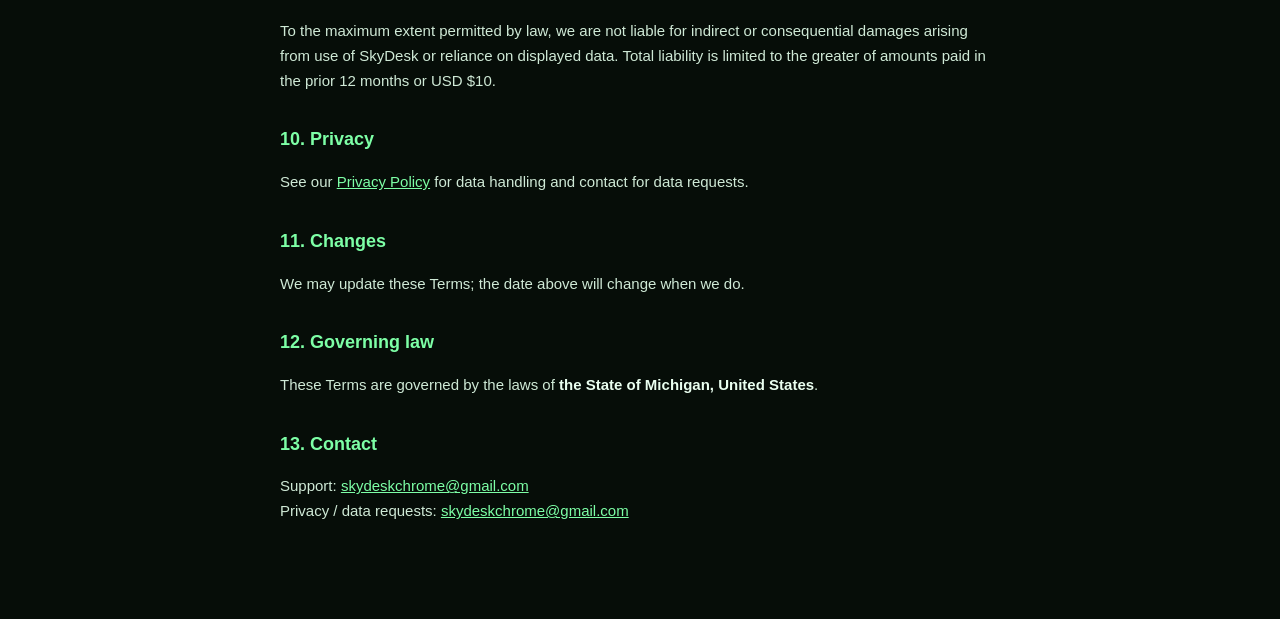
<file: extension/src/privacy/terms.html>
<!DOCTYPE html>
<html lang="en">
<head>
  <meta charset="UTF-8" />
  <meta name="viewport" content="width=device-width, initial-scale=1" />
  <title>SkyDesk — Terms of Service</title>
  <style>
    :root { color-scheme: dark; }
    body {
      margin: 0;
      padding: 40px 20px 80px;
      background: #060d08;
      color: #cfe9d6;
      font: 15px/1.65 -apple-system, "Segoe UI", Roboto, sans-serif;
    }
    main { max-width: 720px; margin: 0 auto; }
    h1 { color: #7dffa6; font-size: 26px; margin-bottom: 4px; }
    h2 { color: #7dffa6; font-size: 18px; margin-top: 32px; }
    .date { color: #6f9a7c; font-size: 13px; margin-top: 0; }
    a { color: #7dffa6; }
    code { background: #0e1c12; padding: 1px 5px; border-radius: 4px; color: #b8ffc8; }
    strong { color: #eafff0; }
    ul { padding-left: 22px; }
    li { margin: 4px 0; }
    table { width: 100%; border-collapse: collapse; margin: 12px 0; font-size: 14px; }
    th, td { border: 1px solid #1a3a24; padding: 8px 10px; text-align: left; vertical-align: top; }
    th { color: #7dffa6; background: #0a1610; }
    .notice { background: #0e1c12; border: 1px solid #1a3a24; padding: 12px 14px; border-radius: 6px; font-size: 14px; margin: 16px 0; }
  </style>
</head>
<body>
  <main>
    <h1>SkyDesk — Terms of Service</h1>
    <p class="date">Last updated: June 16, 2026</p>

    <p class="notice">
      <strong>Entertainment only.</strong> SkyDesk is for plane spotting and casual browsing —
      <strong>not for flight planning, navigation, or operational use.</strong>
    </p>

    <p>
      These Terms govern your use of the SkyDesk Chrome extension. By installing or using SkyDesk,
      you agree to these Terms and our <a href="privacy.html">Privacy Policy</a>.
    </p>

    <h2>1. Service description</h2>
    <p>
      SkyDesk displays live ADS-B aircraft positions and related aviation data as an overlay on
      web pages. It is an entertainment and hobby tool only — not navigation, flight planning, or
      operational decision support.
    </p>

    <h2>2. Free tier vs subscription</h2>
    <table>
      <thead><tr><th>Tier</th><th>Features</th></tr></thead>
      <tbody>
        <tr>
          <td><strong>Free forever</strong></td>
          <td>Watch an airport in the corner widget — live blips, tags, filters, runways, shift+click info card, minimized pill, full radar tab (airport watch)</td>
        </tr>
        <tr>
          <td><strong>7-day free trial</strong></td>
          <td>Location watch, full background mode, flight/tail tracking, map layers, ground mode, emergency squawks, route path on radar</td>
        </tr>
        <tr>
          <td><strong>Subscription</strong></td>
          <td>Same advanced features after trial — <strong>$2.99/month</strong> or <strong>$24.99/year</strong>, auto-renewing until cancelled</td>
        </tr>
      </tbody>
    </table>
    <p>After trial expiry without a subscription, core airport corner radar remains free.</p>

    <h2>3. Billing and cancellation</h2>
    <ul>
      <li>Paid plans auto-renew unless cancelled before the renewal date.</li>
      <li>Cancel anytime via ExtensionPay subscription management or Stripe customer portal.</li>
      <li>Cancelling stops future charges; access continues through the current paid period.</li>
    </ul>

    <h2>4. Refund policy</h2>
    <p>
      Contact <a href="mailto:skydeskchrome@gmail.com">skydeskchrome@gmail.com</a> within
      <strong>14 days</strong> of a charge for billing errors or material service issues.
      Refunds are handled case-by-case at our discretion.
    </p>

    <h2>5. Acceptable use</h2>
    <p>You agree not to reverse engineer the extension, redistribute its bundled data files, scrape extension data for republication, or abuse third-party ADS-B or map providers.</p>

    <h2>6. Third-party data</h2>
    <p>
      Data comes from community ADS-B sources, OurAirports, OpenStreetMap, FAA public data,
      RainViewer, Esri, and others. Coverage and accuracy are <strong>not guaranteed</strong>.
    </p>

    <h2>7. Disclaimer of warranties</h2>
    <p>
      SkyDesk is provided <strong>"as is"</strong> without warranties of any kind. We do not
      warrant uninterrupted operation or suitability for aviation or navigation purposes.
    </p>

    <h2>8. Payments (ExtensionPay and Stripe)</h2>
    <p>
      Subscriptions are processed by <strong>ExtensionPay</strong> using <strong>Stripe</strong>.
      SkyDesk does not store full card numbers. See
      <a href="https://extensionpay.com/terms">ExtensionPay terms</a> and
      <a href="https://stripe.com/privacy">Stripe privacy</a>.
    </p>

    <h2>9. Limitation of liability</h2>
    <p>
      To the maximum extent permitted by law, we are not liable for indirect or consequential
      damages arising from use of SkyDesk or reliance on displayed data. Total liability is
      limited to the greater of amounts paid in the prior 12 months or USD $10.
    </p>

    <h2>10. Privacy</h2>
    <p>See our <a href="privacy.html">Privacy Policy</a> for data handling and contact for data requests.</p>

    <h2>11. Changes</h2>
    <p>We may update these Terms; the date above will change when we do.</p>

    <h2>12. Governing law</h2>
    <p>These Terms are governed by the laws of <strong>the State of Michigan, United States</strong>.</p>

    <h2>13. Contact</h2>
    <p>
      Support: <a href="mailto:skydeskchrome@gmail.com">skydeskchrome@gmail.com</a><br />
      Privacy / data requests: <a href="mailto:skydeskchrome@gmail.com">skydeskchrome@gmail.com</a>
    </p>
  </main>
</body>
</html>
</file>
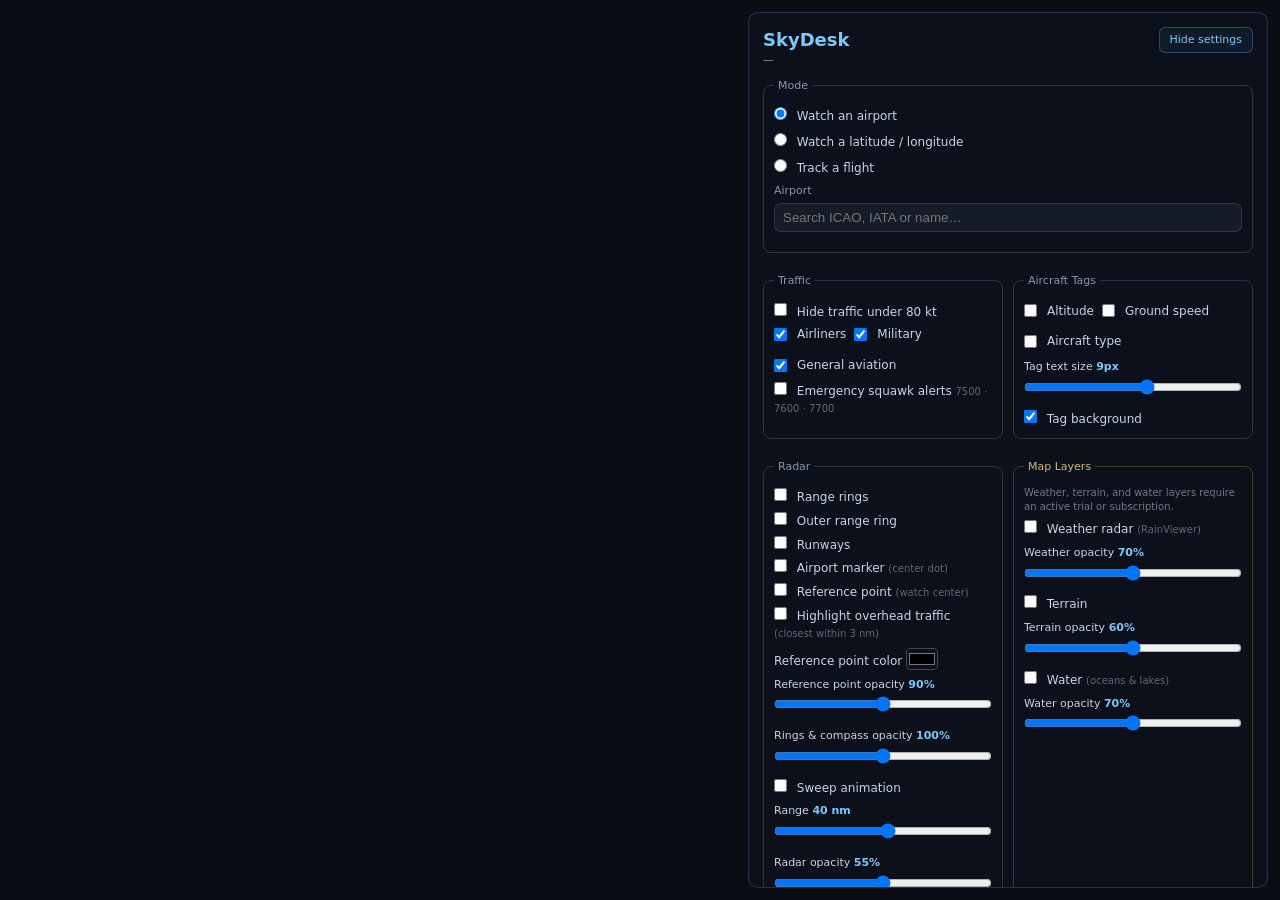
<file: extension/src/window/window.html>
<!DOCTYPE html>
<html lang="en">
<head>
  <meta charset="UTF-8" />
  <title>SkyDesk</title>
  <link rel="stylesheet" href="window.css" />
</head>
<body>
  <canvas id="hud"></canvas>

  <aside id="panel">
    <header>
      <div class="panel-header-row">
        <div>
          <h1>SkyDesk</h1>
          <p id="airportLabel">—</p>
        </div>
        <button type="button" id="settingsPanelCollapse" class="panel-edge-btn" title="Hide settings">Hide settings</button>
      </div>
    </header>

    <div class="panel-grid">
      <fieldset class="modes span-full">
        <legend>Mode</legend>
        <div class="mode-radios">
          <label><input type="radio" name="centerMode" value="airport" checked /> Watch an airport</label>
          <label><input type="radio" name="centerMode" value="coords" /> Watch a latitude / longitude</label>
          <label><input type="radio" name="centerMode" value="track" /> Track a flight</label>
        </div>

        <div id="airportBlock" class="loc-block">
          <label class="field">
            <span>Airport</span>
            <input type="text" id="airportQ" placeholder="Search ICAO, IATA or name…" autocomplete="off" spellcheck="false" />
            <ul id="suggest" class="suggest hidden"></ul>
          </label>
        </div>

        <div id="coordsBlock" class="loc-block hidden">
          <p id="coordsGateHint" class="sub-hint hidden">Subscribe to watch planes at your location. 7-day free trial includes location watch.</p>
          <label class="field">
            <span>Latitude</span>
            <input type="text" id="centerLat" placeholder="42.2138" autocomplete="off" />
          </label>
          <label class="field">
            <span>Longitude</span>
            <input type="text" id="centerLon" placeholder="-83.3538" autocomplete="off" />
          </label>
          <label class="field">
            <span>Label</span>
            <input type="text" id="centerLabel" placeholder="Home" autocomplete="off" />
          </label>
          <button type="button" id="geoBtn" class="ghost">Use my location</button>
        </div>

        <div id="trackBlock" class="loc-block hidden gated-field">
          <p id="trackGateHint" class="sub-hint hidden">Requires an active trial or subscription.</p>
          <div class="mode-radios">
            <label><input type="radio" name="trackKind" value="flight" checked /> Flight number</label>
            <label><input type="radio" name="trackKind" value="tail" /> Tail number</label>
          </div>
          <div id="trackFlightField" class="track-field">
            <label class="field">
              <span>Flight number</span>
              <input type="text" id="flightInput" placeholder="Flight number (e.g. DAL123)" spellcheck="false" autocomplete="off" />
            </label>
          </div>
          <div id="trackTailField" class="track-field hidden">
            <label class="field">
              <span>Tail number</span>
              <input type="text" id="tailInput" placeholder="Tail number (e.g. N12345, G-ABCD)" spellcheck="false" autocomplete="off" />
            </label>
          </div>
          <div class="track-actions">
            <button type="button" id="trackBtn" class="ghost">Track</button>
            <button type="button" id="clearTrack" class="ghost hidden">Stop</button>
          </div>
          <p id="trackStatus" class="status"></p>
          <label class="slider">
            <span>Tracker opacity <em id="trackerOpacityVal">75%</em></span>
            <input type="range" id="trackerOpacity" min="20" max="100" step="5" />
          </label>
          <p class="sub-hint">Full-screen map: route, live position and recorded trail over outlined countries / states.</p>
        </div>
      </fieldset>

      <fieldset class="modes">
        <legend>Traffic</legend>
        <label><input type="checkbox" id="hideUnder80Kts" /> Hide traffic under 80 kt</label>
        <div class="toggles">
          <label><input type="checkbox" id="showAirlines" checked /> Airliners</label>
          <label><input type="checkbox" id="showMilitary" checked /> Military</label>
          <label><input type="checkbox" id="showGa" checked /> General aviation</label>
        </div>
        <label><input type="checkbox" id="showEmergency" /> Emergency squawk alerts <small>7500 · 7600 · 7700</small></label>
      </fieldset>

      <fieldset class="modes">
        <legend>Aircraft Tags</legend>
        <div class="toggles">
          <label><input type="checkbox" id="showAltitude" /> Altitude</label>
          <label><input type="checkbox" id="showSpeed" /> Ground speed</label>
          <label><input type="checkbox" id="showType" /> Aircraft type</label>
        </div>
        <label class="slider">
          <span>Tag text size <em id="tagFontVal">9px</em></span>
          <input type="range" id="tagFontSize" min="7" max="14" step="1" />
        </label>
        <label><input type="checkbox" id="showTagBg" checked /> Tag background</label>
      </fieldset>

      <fieldset class="modes">
        <legend>Radar</legend>
        <label><input type="checkbox" id="showRangeRings" /> Range rings</label>
        <label><input type="checkbox" id="showOuterRing" /> Outer range ring</label>
        <label><input type="checkbox" id="showRunways" /> Runways</label>
        <label><input type="checkbox" id="showAirportDot" /> Airport marker <small>(center dot)</small></label>
        <div id="homeMarkerBlock">
          <label><input type="checkbox" id="showHomeMarker" /> Reference point <small id="homeMarkerHint">(watch center)</small></label>
          <label><input type="checkbox" id="showOverheadHighlight" /> Highlight overhead traffic <small>(closest within 3 nm)</small></label>
          <label class="color-row">
            <span>Reference point color</span>
            <input type="color" id="homeMarkerColor" />
          </label>
          <label class="slider">
            <span>Reference point opacity <em id="homeMarkerOpacityVal">90%</em></span>
            <input type="range" id="homeMarkerOpacity" min="0" max="100" step="5" />
          </label>
        </div>
        <label class="slider">
          <span>Rings &amp; compass opacity <em id="ringOpacityVal">100%</em></span>
          <input type="range" id="ringOpacity" min="0" max="100" step="5" />
        </label>
        <label><input type="checkbox" id="showSweep" /> Sweep animation</label>
        <label class="slider">
          <span>Range <em id="rangeVal">40 nm</em></span>
          <input type="range" id="rangeNm" min="5" max="100" step="5" />
        </label>
        <label class="slider">
          <span>Radar opacity <em id="opacityVal">55%</em></span>
          <input type="range" id="opacity" min="20" max="100" step="5" />
        </label>
        <label class="slider">
          <span>Rotation <em id="headingVal">N (0°)</em></span>
          <input type="range" id="heading" min="0" max="359" step="15" />
          <small>Top of radar = the direction you're facing</small>
        </label>
        <label class="slider">
          <span>Refresh interval <em id="refreshVal">2s</em></span>
          <input type="range" id="refreshSec" min="1" max="15" step="1" />
        </label>
      </fieldset>

      <fieldset class="modes gated-field">
        <legend>Map Layers</legend>
        <p class="sub-hint">Weather, terrain, and water layers require an active trial or subscription.</p>
        <label><input type="checkbox" id="showWeather" /> Weather radar <small>(RainViewer)</small></label>
        <label class="slider">
          <span>Weather opacity <em id="weatherOpacityVal">70%</em></span>
          <input type="range" id="weatherOpacity" min="0" max="100" step="5" />
        </label>
        <label><input type="checkbox" id="showTerrain" /> Terrain</label>
        <label class="slider">
          <span>Terrain opacity <em id="terrainOpacityVal">60%</em></span>
          <input type="range" id="terrainOpacity" min="0" max="100" step="5" />
        </label>
        <label><input type="checkbox" id="showWater" /> Water <small>(oceans &amp; lakes)</small></label>
        <label class="slider">
          <span>Water opacity <em id="waterOpacityVal">70%</em></span>
          <input type="range" id="waterOpacity" min="0" max="100" step="5" />
        </label>
      </fieldset>

      <fieldset class="modes">
        <legend>Colors</legend>
        <label class="color-row"><span>Aircraft</span><input type="color" id="colorPlane" /></label>
        <label class="color-row"><span>Military</span><input type="color" id="colorMilitary" /></label>
        <label class="color-row"><span>Aircraft tag</span><input type="color" id="colorTag" /></label>
        <label class="color-row"><span>Tag background</span><input type="color" id="colorTagBg" /></label>
        <label class="color-row"><span>Airport</span><input type="color" id="colorAirport" /></label>
        <label class="color-row"><span>Rings &amp; compass</span><input type="color" id="colorRings" /></label>
        <label class="color-row"><span>Runways</span><input type="color" id="colorRunway" /></label>
      </fieldset>

      <fieldset class="modes">
        <legend>Blips</legend>
        <label><input type="radio" name="blipStyle" value="plane" checked /> Aircraft icons</label>
        <label><input type="radio" name="blipStyle" value="dot" /> Dots</label>
      </fieldset>

      <fieldset class="modes gated-field">
        <legend>Advanced</legend>
        <label><input type="checkbox" id="proFlightTrack" /> Flight path tracking <small>Shift-click an aircraft</small></label>
        <label id="groundModeRow"><input type="checkbox" id="proGroundMode" /> Airport ground mode <small>FAA + OSM · ≤ 150 kt</small></label>
        <label class="slider">
          <span>Ground range <em id="groundRangeVal">2.5 nm</em></span>
          <input type="range" id="groundRangeNm" min="1" max="6" step="0.5" />
        </label>
      </fieldset>

      <fieldset class="modes span-full">
        <legend>Subscription</legend>
        <p id="subStatus" class="status">Checking subscription…</p>
        <button type="button" id="trialBtn" class="ghost">Start 7-day free trial</button>
        <button type="button" id="subBtn" class="ghost">Subscribe · $2.99/mo or $24.99/yr</button>
      </fieldset>
    </div>

    <p id="status" class="status">Scanning…</p>
    <p id="selected" class="selected hidden"></p>
    <p class="attribution">Terrain © Esri · Weather © RainViewer · Data ADS-B community</p>
    <p class="disclaimer">For entertainment only — not for flight planning, navigation, or operational use. ADS-B data may be delayed or incomplete.</p>
    <p class="legal"><a id="privacyLink" href="#">Privacy</a> · <a id="termsLink" href="#">Terms</a></p>
  </aside>

  <button type="button" id="settingsPanelExpand" class="panel-edge-btn panel-expand-btn hidden" title="Show settings">Show settings</button>

  <script src="../lib/geo.js"></script>
  <script src="../lib/center.js"></script>
  <script src="../lib/layers.js"></script>
  <script src="../lib/radar.js"></script>
  <script src="../lib/airports.js"></script>
  <script src="../lib/worldmap.js"></script>
  <script src="../lib/entitlement.js"></script>
  <script src="../lib/pro.js"></script>
  <script src="window.js"></script>
</body>
</html>
</file>
<file: extension/src/popup/popup.css>
* { box-sizing: border-box; margin: 0; padding: 0; }

body {
  font: 13px/1.4 system-ui, sans-serif;
  width: 300px;
  max-height: 640px;
  overflow-y: auto;
  padding: 14px;
  color: #c8d6e5;
  background: #0c121c;
}

header { margin-bottom: 12px; }
h1 { font-size: 16px; color: #7ec8ff; }
.sub { font-size: 11px; color: #667; }

.welcome-box {
  margin-bottom: 12px;
  padding: 10px 12px;
  border: 1px solid #2a5a3a;
  border-radius: 8px;
  background: #0e1c12;
  font-size: 12px;
  line-height: 1.45;
  color: #b8e8c8;
}

.welcome-box.hidden { display: none; }

.ghost {
  width: 100%;
  margin-top: 8px;
  padding: 8px;
  border: 1px dashed #445;
  border-radius: 8px;
  background: transparent;
  color: #7ec8ff;
  cursor: pointer;
  font-size: 11px;
}

.row { display: flex; justify-content: space-between; align-items: center; margin-bottom: 10px; font-size: 12px; }

.modes {
  border: 1px solid #2a3544;
  border-radius: 8px;
  padding: 8px 10px 10px;
  margin-bottom: 10px;
}
.modes legend {
  font-size: 11px;
  color: #8899aa;
  padding: 0 4px;
}
.modes label {
  display: block;
  font-size: 12px;
  margin-top: 6px;
  cursor: pointer;
}
.modes input { margin-right: 6px; }
.toggles { display: flex; flex-wrap: wrap; gap: 8px; font-size: 11px; margin: 8px 0; }
.toggles label { display: flex; align-items: center; gap: 4px; }

.field, .slider { display: block; margin-bottom: 10px; }
.field span, .slider span { font-size: 11px; color: #8899aa; }
.field input {
  width: 100%;
  margin-top: 4px;
  padding: 6px 8px;
  border-radius: 6px;
  border: 1px solid #334;
  background: #151c28;
  color: #eee;
}
.slider input { width: 100%; margin-top: 4px; }
.slider em { color: #7ec8ff; font-style: normal; }

.warn {
  font-size: 11px;
  line-height: 1.45;
  color: #f8c8a0;
  background: rgba(120, 60, 20, 0.35);
  border: 1px solid rgba(220, 140, 60, 0.45);
  border-radius: 8px;
  padding: 8px 10px;
  margin-bottom: 10px;
}

.hint { font-size: 10px; color: #667; margin-top: 8px; line-height: 1.5; }
.hint em { color: #9ec8e8; font-style: normal; }

.loc-block { margin-top: 8px; }
.loc-block.hidden { display: none; }

.field { position: relative; }

.suggest {
  list-style: none;
  position: absolute;
  left: 0;
  right: 0;
  top: 100%;
  margin-top: 2px;
  background: #151c28;
  border: 1px solid #445;
  border-radius: 6px;
  z-index: 20;
  max-height: 140px;
  overflow-y: auto;
}
.suggest.hidden { display: none; }
.suggest li {
  padding: 5px 8px;
  cursor: pointer;
  font-size: 11px;
}
.suggest li:hover { background: #243044; }
.apt-badge {
  font-style: normal;
  font-size: 9px;
  color: #7ec8ff;
  margin-left: 4px;
}

.pro-field { border-color: rgba(180, 140, 60, 0.35); }
.pro-field legend { color: #d4b87a; }
.pro-pill {
  font-size: 9px;
  font-weight: 600;
  color: #1a1408;
  background: linear-gradient(135deg, #e8c66a, #c9a03a);
  padding: 1px 6px;
  border-radius: 4px;
  margin-left: 4px;
  vertical-align: middle;
}
.pro-hint { font-size: 10px; color: #778; margin: 4px 0 6px; line-height: 1.4; }
.pro-locked {
  display: block;
  font-size: 12px;
  margin-top: 6px;
  color: #8899aa;
  cursor: not-allowed;
  opacity: 0.85;
}
.pro-locked input { cursor: not-allowed; }
.pro-note {
  font-size: 10px;
  color: #e8c66a;
  margin-top: 6px;
  line-height: 1.4;
}
.legal {
  text-align: center;
  margin: 12px 0 2px;
}
.legal a {
  font-size: 11px;
  color: #6f9a7c;
  text-decoration: none;
}
.legal a:hover { color: #9fdfb0; text-decoration: underline; }
</file>
<file: extension/src/window/window.css>
* { box-sizing: border-box; margin: 0; padding: 0; }

html, body {
  width: 100%;
  height: 100%;
  overflow: hidden;
  background: #0a0e14;
  color: #c8d6e5;
  font: 13px/1.4 system-ui, sans-serif;
}

#hud {
  position: fixed;
  inset: 0;
  width: 100%;
  height: 100%;
  cursor: crosshair;
}

#panel {
  position: fixed;
  top: 12px;
  right: 12px;
  width: min(520px, calc(100vw - 24px));
  max-height: calc(100vh - 24px);
  overflow-y: auto;
  padding: 14px;
  background: rgba(12, 18, 28, 0.88);
  border: 1px solid rgba(100, 160, 220, 0.25);
  border-radius: 10px;
  backdrop-filter: blur(8px);
  z-index: 10;
  transition: transform 0.22s ease, opacity 0.18s ease, visibility 0.22s;
}

.panel-grid {
  display: grid;
  grid-template-columns: 1fr 1fr;
  gap: 10px;
}

.panel-grid .span-full {
  grid-column: 1 / -1;
}

@media (max-width: 560px) {
  .panel-grid {
    grid-template-columns: 1fr;
  }
}

#panel.collapsed {
  opacity: 0;
  visibility: hidden;
  pointer-events: none;
  transform: translateX(calc(100% + 24px));
}

.panel-header-row {
  display: flex;
  align-items: flex-start;
  justify-content: space-between;
  gap: 10px;
  margin-bottom: 10px;
}

.panel-header-row > div:first-child {
  min-width: 0;
  flex: 1;
}

header h1 { font-size: 18px; color: #7ec8ff; }
header p { font-size: 11px; color: #8899aa; margin-bottom: 0; }

.panel-edge-btn {
  flex-shrink: 0;
  padding: 5px 10px;
  border-radius: 6px;
  border: 1px solid rgba(100, 160, 220, 0.35);
  background: rgba(18, 28, 42, 0.9);
  color: #7ec8ff;
  cursor: pointer;
  font: 11px/1.3 system-ui, sans-serif;
  white-space: nowrap;
  transition: background 0.15s, border-color 0.15s;
}

.panel-edge-btn:hover {
  background: rgba(30, 48, 68, 0.95);
  border-color: rgba(126, 200, 255, 0.5);
}

.panel-expand-btn {
  position: fixed;
  top: 12px;
  right: 12px;
  z-index: 11;
  padding: 8px 12px;
  border-radius: 8px;
  background: rgba(12, 18, 28, 0.88);
  backdrop-filter: blur(8px);
}

.field { display: block; margin-bottom: 10px; position: relative; }
.field span { font-size: 11px; color: #8899aa; }
.field input {
  width: 100%;
  margin-top: 4px;
  padding: 6px 8px;
  border-radius: 6px;
  border: 1px solid #334;
  background: #151c28;
  color: #eee;
}

.suggest {
  list-style: none;
  position: absolute;
  left: 0;
  right: 0;
  top: 100%;
  background: #151c28;
  border: 1px solid #445;
  border-radius: 6px;
  z-index: 20;
  max-height: 160px;
  overflow-y: auto;
}

.suggest.hidden { display: none; }
.suggest li {
  padding: 6px 8px;
  cursor: pointer;
  font-size: 12px;
}
.suggest li:hover { background: #243044; }

.slider { display: block; margin-bottom: 10px; }
.slider span { font-size: 11px; }
.slider em { color: #7ec8ff; font-style: normal; font-weight: 600; }
.slider small { display: block; font-size: 10px; color: #667; margin-top: 2px; }
.slider input { width: 100%; margin-top: 4px; }

.color-row {
  display: flex;
  align-items: center;
  justify-content: space-between;
  margin-top: 6px;
  font-size: 12px;
  cursor: default;
}
.color-row input[type="color"] {
  width: 32px;
  height: 22px;
  padding: 0;
  border: 1px solid #445;
  border-radius: 4px;
  background: transparent;
  cursor: pointer;
}

.modes {
  border: 1px solid #2a3544;
  border-radius: 8px;
  padding: 8px 10px 10px;
  margin-bottom: 10px;
}
.modes legend { font-size: 11px; color: #8899aa; padding: 0 4px; }
.modes label { display: block; font-size: 12px; margin-top: 6px; cursor: pointer; }
.modes label small { color: #667; font-size: 10px; }
.modes input { margin-right: 6px; }
.mode-radios { display: flex; flex-direction: column; gap: 2px; }
.track-field { margin-top: 4px; }
.loc-block { margin-top: 6px; }
.loc-block.hidden { display: none; }
.hidden { display: none; }
.ghost {
  width: 100%;
  margin-top: 6px;
  padding: 6px 8px;
  border: 1px dashed #445;
  border-radius: 6px;
  background: transparent;
  color: #7ec8ff;
  cursor: pointer;
  font-size: 11px;
}

.toggles { display: flex; flex-wrap: wrap; gap: 8px; font-size: 11px; margin-bottom: 8px; }
.toggles label { display: flex; align-items: center; gap: 4px; }

.gated-field { border-color: rgba(180, 140, 60, 0.35); }
.gated-field legend { color: #d4b87a; }
.sub-hint { font-size: 10px; color: #778; margin: 4px 0 6px; line-height: 1.4; }
.gated-locked {
  display: block;
  font-size: 12px;
  margin-top: 6px;
  color: #8899aa;
  cursor: not-allowed;
  opacity: 0.85;
}
.gated-locked input { cursor: not-allowed; }
#coordsBlock.gated-locked,
#trackBlock.gated-locked,
#homeMarkerBlock.gated-locked {
  opacity: 0.45;
  pointer-events: none;
}
.sub-note { font-size: 10px; color: #e8c66a; margin-top: 6px; line-height: 1.4; }

.track-actions { display: flex; gap: 8px; margin-top: 6px; }
.track-actions .ghost { flex: 1; }

/* Track is a primary action — keep it solid and high-contrast, not the faint
   ghost style, so it stays clearly visible against the dark panel. */
#trackBtn {
  border: 1px solid #4da3ff;
  border-style: solid;
  background: #2f7fd6;
  color: #f4f9ff;
  font-weight: 600;
}
#trackBtn:hover {
  background: #3d92ee;
  border-color: #7ec8ff;
}
#trackBtn:disabled {
  opacity: 0.5;
  cursor: default;
}

/* Stop is the paired secondary/destructive action — make it clearly visible
   too (red), mirroring the overlay menu's Stop button. */
#clearTrack {
  border: 1px solid #c0506a;
  border-style: solid;
  background: rgba(220, 90, 110, 0.18);
  color: #ffc6cf;
}
#clearTrack:hover {
  background: rgba(220, 90, 110, 0.3);
  border-color: #ff8a9c;
}

.status { font-size: 11px; color: #6a8; }
.attribution {
  margin-top: 8px;
  font-size: 9px;
  color: #556;
  line-height: 1.35;
}
.disclaimer {
  margin-top: 10px;
  font-size: 10px;
  color: #667;
  line-height: 1.4;
}
.selected {
  margin-top: 8px;
  padding: 8px;
  background: rgba(126, 200, 255, 0.1);
  border-radius: 6px;
  font-size: 12px;
  line-height: 1.5;
}
.selected.hidden { display: none; }
</file>
